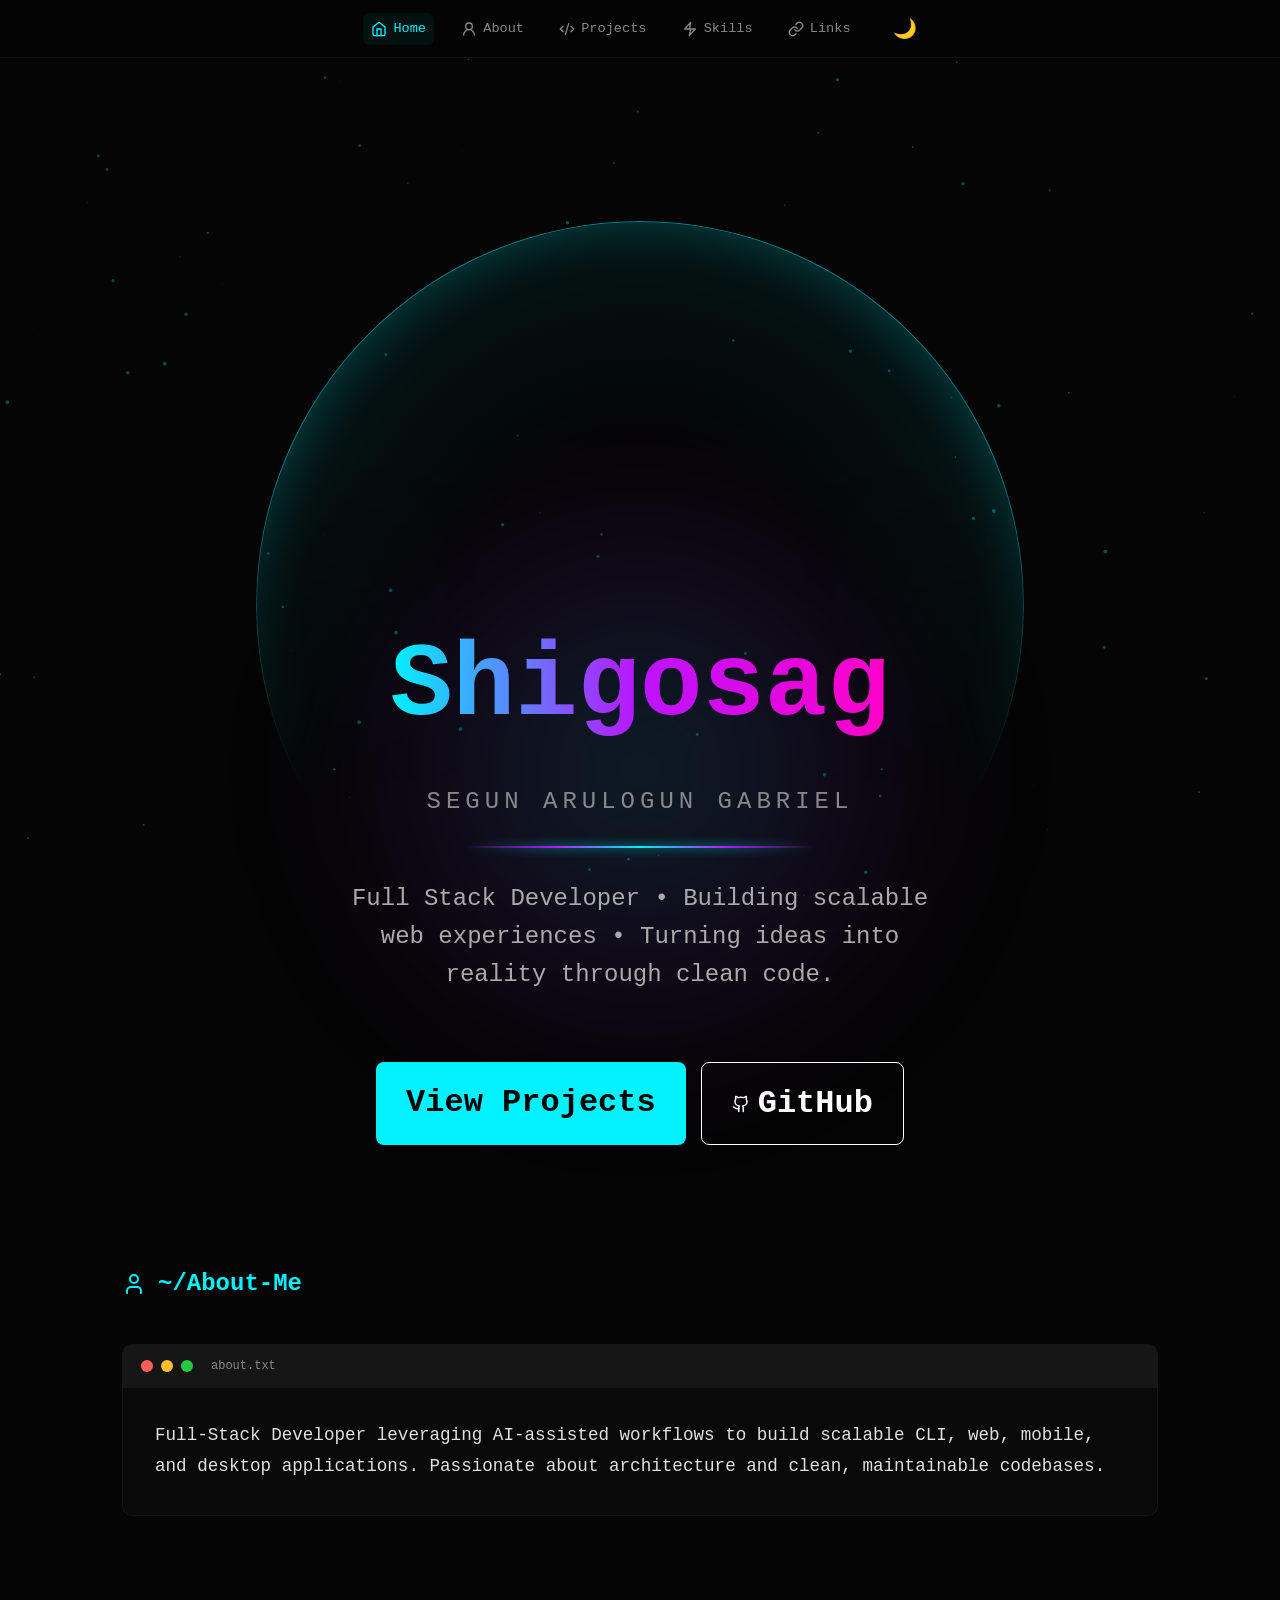
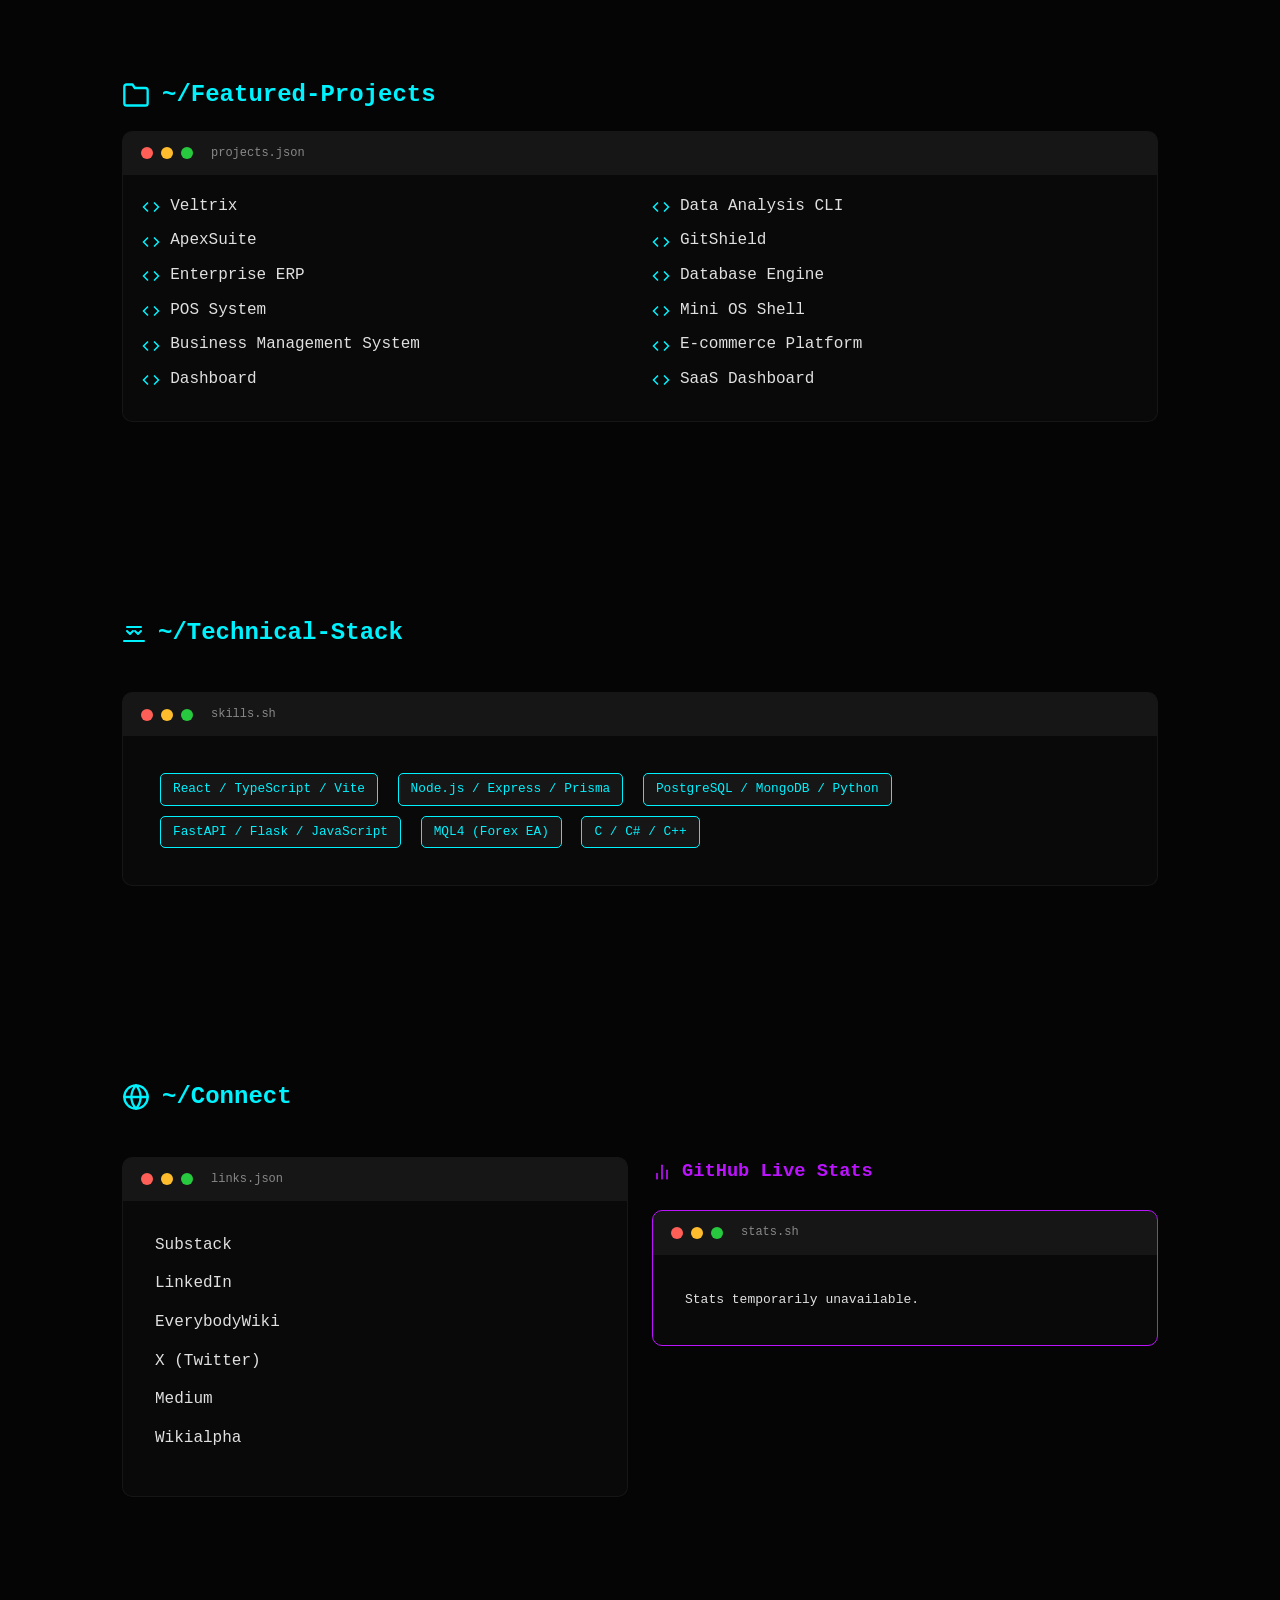
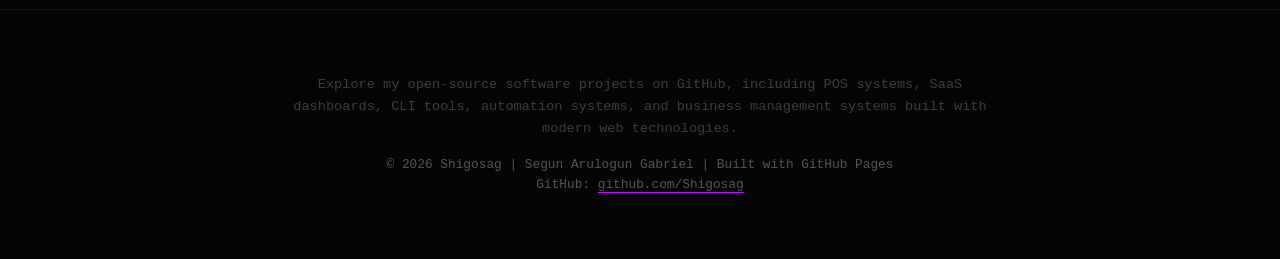
<file: index.html>
<!DOCTYPE html>
<html lang="en">
<head>
  <meta charset="UTF-8" />
  <meta name="viewport" content="width=device-width, initial-scale=1.0" />

  <!-- SEO SCHEMA -->
  <script type="application/ld+json">
  {
    "@context": "https://schema.org",
    "@type": "Person",
    "name": "Segun Arulogun Gabriel",
    "alternateName": ["Shigosag", "Segun Arulogun"],
    "url": "https://shigosag.github.io",
    "image": ["https://shigosag.github.io/assets/shigosag.jpg", "https://shigosag.github.io/assets/segun_arulogun_gabriel.jpg"],
    "jobTitle": "Full-Stack Software Developer & Entrepreneur",
    "worksFor": {
      "@type": "Organization",
      "name": "Wordlab Farms and Enterprises",
      "sameAs": "https://clarifiedby.diligenciagroup.com/company/summary/16838751-wordlab-farms-and-enterprises/"
    },
    "description": "Segun Arulogun Gabriel (Shigosag) is a full-stack developer and entrepreneur specializing in SaaS, enterprise tools, and automation systems.",
    "knowsAbout": [
      "Full-Stack Development",
      "TypeScript",
      "React",
      "Node.js",
      "Python",
      "PostgreSQL",
      "Cybersecurity",
      "Penetration Testing",
      "AI-Assisted Development",
      "Forex Trading",
      "Civil Engineering Graduate"
    ],
    "sameAs": [
      "https://www.wikidata.org/wiki/Q141640966",
      "https://github.com/Shigosag",
      "https://linkedin.com/in/shigosag",
      "https://about.me/Shigosag",
      "https://Shigosag.substack.com",
      "https://x.com/Shigosag",
      "https://medium.com/@Shigosag",
      "https://en.everybodywiki.com/Shigosag",
      "https://wikialpha.co/wiki/Shigosag",
      "https://dev.to/shigosag",
      "https://www.freecodecamp.org/shigosag",
      "https://www.instagram.com/Shigosag",
      "https://soundcloud.com/shigosag",
      "https://www.forexfactory.com/shigosag",
      "https://worldchess.com/profile/1047815",
      "https://www.chess.com/member/Shigosag",
      "https://www.quora.com/profile/Segun-Arulogun-Gabriel-Shigosag",
      "https://vocal.media/authors/segun-arulogun-shigosag"
    ]
  }
  </script>
  
  <!-- SEO -->
  <meta name="description" content="Shigosag | Segun Arulogun Gabriel - Full-Stack Developer Full-Stack Developer building SaaS, dashboards, CLI tools, and automation systems. GitHub portfolio and projects." />
  <meta name="keywords" content="Shigosag, developer portfolio, full stack developer, React, Node.js, GitHub projects" />
  <meta name="author" content="Segun Arulogun Gabriel" />
  <link rel="canonical" href="https://shigosag.github.io/" />
  
  <!-- OpenGraph -->
  <meta property="og:title" content="Shigosag | Developer Portfolio" />
  <meta property="og:description" content="Full-Stack Developer Portfolio showcasing GitHub projects." />
  <meta property="og:type" content="website" />
  <meta property="og:url" content="https://shigosag.github.io" />
  <meta property="og:image" content="https://Shigosag.github.io/assets/magentaBlack.png" />

  <!-- GOOGLE VERIFICATION -->
  <meta name="google-site-verification" content="LaGrHrJsvIYHFiWW0MfxQgDV_DBgHLH25xVqOlU0WjM" />
  <title>Shigosag | Developer Portfolio</title>

  <!-- FAVICONS -->
  <link rel="icon" type="image/png" sizes="32x32" href="https://shigosag.github.io/assets/magentaBlack.png">
  <link rel="icon" type="image/png" sizes="16x16" href="https://shigosag.github.io/assets/magentaBlack.png">
  <link rel="apple-touch-icon" sizes="180x180" href="https://shigosag.github.io/assets/magentaBlack.png">

  <!-- LINK TO CSS -->
  <link rel="stylesheet" href="style.css">
</head>
<body>

    <canvas id="particles"></canvas>

    <nav>
        <ul class="nav-links">
            <li><a href="#home" class="active">
                <svg xmlns="http://www.w3.org/2000/svg" viewBox="0 0 24 24" fill="none" stroke="currentColor" stroke-linecap="round" stroke-linejoin="round"><path d="m3 9 9-7 9 7v11a2 2 0 0 1-2 2H5a2 2 0 0 1-2-2z"/><polyline points="9 22 9 12 15 12 15 22"/></svg>
                <span>Home</span></a>
            </li>
            <li><a href="#about">
                <svg xmlns="http://www.w3.org/2000/svg" viewBox="0 0 24 24" fill="none" stroke="currentColor" stroke-linecap="round" stroke-linejoin="round"><circle cx="12" cy="8" r="5"/><path d="M20 21a8 8 0 0 0-16 0"/></svg>
                <span>About</span></a>
            </li>
            <li><a href="#projects">
                <svg xmlns="http://www.w3.org/2000/svg" viewBox="0 0 24 24" fill="none" stroke="currentColor" stroke-linecap="round" stroke-linejoin="round"><path d="m18 16 4-4-4-4"/><path d="m6 8-4 4 4 4"/><path d="m14.5 4-5 16"/></svg>
                <span>Projects</span></a>
            </li>
            <li><a href="#skills">
                <svg xmlns="http://www.w3.org/2000/svg" viewBox="0 0 24 24" fill="none" stroke="currentColor" stroke-linecap="round" stroke-linejoin="round"><path d="m13 2-2 10h9L11 22l2-10H4L13 2z"/></svg>
                <span>Skills</span></a>
            </li>
            <li><a href="#links">
                <svg xmlns="http://www.w3.org/2000/svg" viewBox="0 0 24 24" fill="none" stroke="currentColor" stroke-linecap="round" stroke-linejoin="round"><path d="M10 13a5 5 0 0 0 7.54.54l3-3a5 5 0 0 0-7.07-7.07l-1.72 1.71"/><path d="M14 11a5 5 0 0 0-7.54-.54l-3 3a5 5 0 0 0 7.07 7.07l1.71-1.71"/></svg>
                <span>Links</span></a>
            </li>
        </ul>
        <button onclick="toggleMode()" id="theme-btn">🌙</button>
    </nav>

    <header id="home">
        <div class="glow-orb"></div>
        <div class="hero-container">
            <div class="neon-sphere"></div>
            <div class="text-block">
                <h1 class="title-glitch">Shigosag</h1>
                <p class="subtitle">SEGUN ARULOGUN GABRIEL</p>
                <div class="gradient-divider"></div>
                <p class="description">
                    <span>Full Stack Developer • Building scalable</span>
                    <span>web experiences • Turning ideas into</span>
                    <span>reality through clean code.</span>
                </p>
                <div class="button-group">
                    <a href="#projects" class="btn-glow">View Projects</a>
                    <a href="https://github.com/Shigosag" target="_blank" class="btn-glow github-btn">
                        <svg xmlns="http://www.w3.org/2000/svg" width="18" height="18" viewBox="0 0 24 24" fill="none" stroke="currentColor" stroke-width="2" stroke-linecap="round" stroke-linejoin="round"><path d="M15 22v-4a4.8 4.8 0 0 0-1-3.5c3 0 6-2 6-5.5.08-1.25-.27-2.48-1-3.5.28-1.15.28-2.35 0-3.5 0 0-1 0-3 1.5-2.64-.5-5.36-.5-8 0C6 2 5 2 5 2c-.3 1.15-.3 2.35 0 3.5A5.403 5.403 0 0 0 4 9c0 3.5 3 5.5 6 5.5-.39.49-.68 1.05-.85 1.65-.17.6-.22 1.23-.15 1.85v4"/><path d="M9 18c-4.51 2-5-2-7-2"/></svg>
                        GitHub
                    </a>
                </div>
            </div>
        </div>
    </header>

    <section class="container" id="about">
        <h2 class="section-title">
            <svg xmlns="http://www.w3.org/2000/svg" width="24" height="24" viewBox="0 0 24 24" fill="none" stroke="currentColor" stroke-width="2" stroke-linecap="round" stroke-linejoin="round"><path d="M19 21v-2a4 4 0 0 0-4-4H9a4 4 0 0 0-4 4v2"/><circle cx="12" cy="7" r="4"/></svg>
            ~/About-Me
        </h2>
        <div class="terminal-card">
            <div class="terminal-header">
                <div class="dot red"></div><div class="dot yellow"></div><div class="dot green"></div>
                <span class="terminal-label">about.txt</span>
            </div>
            <div class="terminal-body">
                <p>Full-Stack Developer leveraging AI-assisted workflows to build scalable CLI, web, mobile, and desktop applications. Passionate about architecture and clean, maintainable codebases.</p>
            </div>
        </div>
    </section>

    <section class="container" id="projects">
        <h2 class="section-title">
            <svg xmlns="http://www.w3.org/2000/svg" width="28" height="28" viewBox="0 0 24 24" fill="none" stroke="currentColor" stroke-width="2" stroke-linecap="round" stroke-linejoin="round"><path d="M22 19a2 2 0 0 1-2 2H4a2 2 0 0 1-2-2V5a2 2 0 0 1 2-2h5l2 3h9a2 2 0 0 1 2 2z"/></svg>
            ~/Featured-Projects
        </h2>
        <div class="terminal-card">
            <div class="terminal-header">
                <div class="dot red"></div><div class="dot yellow"></div><div class="dot green"></div>
                <span class="terminal-label">projects.json</span>
            </div>
            <div class="terminal-body">
                <div class="grid">
                    <ul class="list-unstyled">
                        <li><svg viewBox="0 0 24 24" fill="none" stroke="currentColor" stroke-width="2"><polyline points="16 18 22 12 16 6"/><polyline points="8 6 2 12 8 18"/></svg><a href="https://github.com/Shigosag/Veltrix" target="_blank">Veltrix</a></li>
                        <li><svg viewBox="0 0 24 24" fill="none" stroke="currentColor" stroke-width="2"><polyline points="16 18 22 12 16 6"/><polyline points="8 6 2 12 8 18"/></svg><a href="https://apexsuite-64hxc.faable.link/" target="_blank">ApexSuite</a></li>
                        <li><svg viewBox="0 0 24 24" fill="none" stroke="currentColor" stroke-width="2"><polyline points="16 18 22 12 16 6"/><polyline points="8 6 2 12 8 18"/></svg><a href="https://github.com/Shigosag/ShigosagNexusERP" target="_blank">Enterprise ERP</a></li>
                        <li><svg viewBox="0 0 24 24" fill="none" stroke="currentColor" stroke-width="2"><polyline points="16 18 22 12 16 6"/><polyline points="8 6 2 12 8 18"/></svg><a href="https://github.com/Shigosag/Shigosag-Pos" target="_blank">POS System</a></li>
                        <li><svg viewBox="0 0 24 24" fill="none" stroke="currentColor" stroke-width="2"><polyline points="16 18 22 12 16 6"/><polyline points="8 6 2 12 8 18"/></svg><a href="https://github.com/Shigosag/Business-Management-System" target="_blank">Business Management System</a></li>
                        <li><svg viewBox="0 0 24 24" fill="none" stroke="currentColor" stroke-width="2"><polyline points="16 18 22 12 16 6"/><polyline points="8 6 2 12 8 18"/></svg><a href="https://github.com/Shigosag/Shigosag-Dashboard" target="_blank">Dashboard</a></li>
                    </ul>
                    <ul class="list-unstyled">
                        <li><svg viewBox="0 0 24 24" fill="none" stroke="currentColor" stroke-width="2"><polyline points="16 18 22 12 16 6"/><polyline points="8 6 2 12 8 18"/></svg><a href="https://github.com/Shigosag/AnalyticsCLI" target="_blank">Data Analysis CLI</a></li>
                        <li><svg viewBox="0 0 24 24" fill="none" stroke="currentColor" stroke-width="2"><polyline points="16 18 22 12 16 6"/><polyline points="8 6 2 12 8 18"/></svg><a href="https://github.com/Shigosag/GitShield" target="_blank">GitShield</a></li>
                        <li><svg viewBox="0 0 24 24" fill="none" stroke="currentColor" stroke-width="2"><polyline points="16 18 22 12 16 6"/><polyline points="8 6 2 12 8 18"/></svg><a href="https://github.com/Shigosag/ShigosagDB" target="_blank">Database Engine</a></li>
                        <li><svg viewBox="0 0 24 24" fill="none" stroke="currentColor" stroke-width="2"><polyline points="16 18 22 12 16 6"/><polyline points="8 6 2 12 8 18"/></svg><a href="https://github.com/Shigosag/Mini-Shell" target="_blank">Mini OS Shell</a></li>
                        <li><svg viewBox="0 0 24 24" fill="none" stroke="currentColor" stroke-width="2"><polyline points="16 18 22 12 16 6"/><polyline points="8 6 2 12 8 18"/></svg><a href="https://github.com/Shigosag/Shigosag-Shop" target="_blank">E-commerce Platform</a></li>
                        <li><svg viewBox="0 0 24 24" fill="none" stroke="currentColor" stroke-width="2"><polyline points="16 18 22 12 16 6"/><polyline points="8 6 2 12 8 18"/></svg><a href="https://github.com/Shigosag/Saasflow-Pro" target="_blank">SaaS Dashboard</a></li>
                    </ul>
                </div>
            </div>
        </div>
    </section>

    <section class="container" id="skills">
        <h2 class="section-title">
            <svg xmlns="http://www.w3.org/2000/svg" width="24" height="24" viewBox="0 0 24 24" fill="none" stroke="currentColor" stroke-width="2" stroke-linecap="round" stroke-linejoin="round"><path d="M2 20h20"/><path d="m5 10 3 3 3-3"/><path d="m13 10 3 3 3-3"/><path d="M5 6h14"/></svg>
            ~/Technical-Stack
        </h2>
        <div class="terminal-card">
            <div class="terminal-header">
                <div class="dot red"></div><div class="dot yellow"></div><div class="dot green"></div>
                <span class="terminal-label">skills.sh</span>
            </div>
            <div class="terminal-body">
                <div class="skills">
                    <span class="skills-tag">React / TypeScript / Vite</span>
                    <span class="skills-tag">Node.js / Express / Prisma</span>
                    <span class="skills-tag">PostgreSQL / MongoDB / Python</span>
                    <span class="skills-tag">FastAPI / Flask / JavaScript</span>
                    <span class="skills-tag">MQL4 (Forex EA)</span>
                    <span class="skills-tag">C / C# / C++</span>
                </div>
            </div>
        </div>
    </section>

    <section class="container" id="links">
        <h2 class="section-title">
            <svg xmlns="http://www.w3.org/2000/svg" width="28" height="28" viewBox="0 0 24 24" fill="none" stroke="currentColor" stroke-width="2" stroke-linecap="round" stroke-linejoin="round"><circle cx="12" cy="12" r="10"/><line x1="2" y1="12" x2="22" y2="12"/><path d="M12 2a15.3 15.3 0 0 1 4 10 15.3 15.3 0 0 1-4 10 15.3 15.3 0 0 1-4-10 15.3 15.3 0 0 1 4-10z"/></svg>
            ~/Connect
        </h2>
        <div class="grid">
            <div class="terminal-card">
                <div class="terminal-header">
                    <div class="dot red"></div><div class="dot yellow"></div><div class="dot green"></div>
                    <span class="terminal-label">links.json</span>
                </div>
                <div class="terminal-body">
                    <ul class="list-unstyled">
                        <li><a href="https://Shigosag.substack.com" target="_blank">Substack</a></li>
                        <li><a href="https://linkedin.com/in/shigosag" target="_blank">LinkedIn</a></li>
                        <li><a href="https://en.everybodywiki.com/Shigosag" target="_blank">EverybodyWiki</a></li>
                        <li><a href="https://x.com/@Shigosag" target="_blank">X (Twitter)</a></li>
                        <li><a href="https://medium.com/@Shigosag" target="_blank">Medium</a></li>
                        <li><a href="https://wikialpha.co/wiki/Shigosag" target="_blank">Wikialpha</a></li>
                    </ul>
                </div>
            </div>
            <div>
                <h3 class="stats-title">
                     <svg xmlns="http://www.w3.org/2000/svg" width="20" height="20" viewBox="0 0 24 24" fill="none" stroke="currentColor" stroke-width="2" stroke-linecap="round" stroke-linejoin="round"><line x1="18" y1="20" x2="18" y2="10"/><line x1="12" y1="20" x2="12" y2="4"/><line x1="6" y1="20" x2="6" y2="14"/></svg>
                     GitHub Live Stats
                </h3>
                <div class="terminal-card stats-card">
                    <div class="terminal-header">
                        <div class="dot red"></div><div class="dot yellow"></div><div class="dot green"></div>
                        <span class="terminal-label">stats.sh</span>
                    </div>
                    <div class="terminal-body">                    
                        <div id="github-stats-box">
                            <div id="repos">📦 Public Repos: Loading...</div>
                            <div id="followers">👥 Followers: Loading...</div>
                            <div id="gists">📝 Public Gists: Loading...</div>
                            <a href="https://github.com/Shigosag" target="_blank" class="btn-glow visit-btn">Visit Profile</a>
                        </div>
                    </div>
                </div>
            </div>
        </div>
    </section>

    <footer>
        <p class="footer-seo">Explore my open-source software projects on GitHub, including POS systems, SaaS dashboards, CLI tools, automation systems, and business management systems built with modern web technologies.</p>
        <p>© 2026 Shigosag | Segun Arulogun Gabriel | Built with GitHub Pages</p>
        <p>GitHub: <a href="https://github.com/Shigosag" target="_blank" class="footer-link">github.com/Shigosag</a></p>
    </footer>

    <!-- LINK TO SCRIPT -->
    <script src="script.js"></script>
</body>
</html>
</file>
<file: style.css>
/* VARIABLES */
:root {
    --bg: #050505;
    --card-bg: rgba(10, 10, 10, 0.9);
    --primary: #00f2ff;
    --secondary: #bc13fe;
    --accent: #ff00c8;
    --text: #e0e0e0;
    --glass: rgba(255, 255, 255, 0.05);
}

/* RESET & GLOBAL STYLES */
* { 
    margin: 0; 
    padding: 0; 
    box-sizing: border-box; 
    font-family: 'Inter', -apple-system, monospace; 
}

body {
    background-color: var(--bg);
    color: var(--text);
    overflow-x: hidden;
    line-height: 1.6;
}

/* BACKGROUND PARTICLES CANVAS */
canvas { 
    position: fixed; 
    top: 0; 
    left: 0; 
    z-index: -1; 
}

/* STICKY NAVBAR STYLES */
nav {
    position: fixed; 
    top: 0; 
    left: 0;
    width: 100%; 
    z-index: 1000;
    background: rgba(5, 5, 5, 0.85); 
    backdrop-filter: blur(15px);
    -webkit-backdrop-filter: blur(15px);
    border-bottom: 1px solid var(--glass);
    display: flex; 
    justify-content: center; 
    align-items: center;
    padding: 0.8rem 5%;
    gap: 1.5rem;
}

.nav-links { 
    display: flex; 
    gap: 1.2rem; 
    list-style: none; 
    align-items: center; 
}

.nav-links a { 
    text-decoration: none; 
    color: #888; 
    font-size: 0.85rem; 
    transition: 0.3s; 
    font-weight: 500;
    padding: 5px 8px;
    display: flex;
    align-items: center;
    gap: 6px;
    border-radius: 6px;
}

.nav-links svg { 
    width: 16px; 
    height: 16px; 
    stroke-width: 2px; 
}

.nav-links a.active, .nav-links a:hover { 
    color: var(--primary); 
    background: rgba(0, 242, 255, 0.05);
}

#theme-btn {
    background: none; 
    border: none; 
    cursor: pointer; 
    font-size: 1.2rem; 
    margin-left: 10px;
}

/* HERO SECTION STYLING */
header {
    position: relative;
    min-height: 100vh; 
    display: flex; 
    flex-direction: column;
    justify-content: center; 
    align-items: center; 
    text-align: center;
    overflow: hidden;
    padding: clamp(80px, 12vw, 200px) 20px 40px 20px; 
}

.hero-container {
    position: relative;
    width: 100%;
    display: flex;
    flex-direction: column;
    align-items: center;
    z-index: 2;
}

.text-block {
    display: flex;
    flex-direction: column;
    align-items: center; 
    margin-top: clamp(1px, 12vw, 160px); 
}

/* HOLOGRAPHIC SPHERE / SEMI-DOME */
.neon-sphere {
    position: absolute;
    width: clamp(300px, 60vw, 800px);
    height: clamp(300px, 60vw, 800px);
    border-radius: 50%;
    top: 20%;
    left: 50%;
    transform: translate(-50%, -50%);
    border: 1px solid rgba(0, 242, 255, 0.5);
    background: radial-gradient(circle at center, transparent 30%, rgba(0, 242, 255, 0.05) 60%, rgba(0, 242, 255, 0.15) 100%);
    box-shadow: 0 0 100px rgba(0, 242, 255, 0.5), inset 0 0 50px rgba(0, 242, 255, 0.2);
    -webkit-mask-image: linear-gradient(to bottom, black 30%, transparent 75%);
    mask-image: linear-gradient(to bottom, black 30%, transparent 75%);
    z-index: 1;
    pointer-events: none;
}

/* GRADIENT DIVIDER */
.gradient-divider {
    width: clamp(180px, 30vw, 350px);
    height: 1.5px;
    background: linear-gradient(90deg, transparent, #bc13fe, #00f2ff, #bc13fe, transparent);
    margin-top: clamp(20px, 2vw, 25px);
    margin-bottom: 0; 
    margin-left: auto;
    margin-right: auto;
    filter: drop-shadow(0 0 5px #00f2ff);
}

/* GLOW ORB BACKGROUND */
.glow-orb {
    position: absolute;
    width: 600px;
    height: 600px;
    background: radial-gradient(circle, rgba(0, 242, 255, 0.15) 0%, rgba(188, 19, 254, 0.1) 50%, transparent 70%);
    border-radius: 50%;
    filter: blur(80px);
    z-index: -1;
    pointer-events: none;
    animation: orb-pulse 6s infinite ease-in-out;
}

@keyframes orb-pulse {
    0%, 100% { transform: scale(1); opacity: 0.6; }
    50% { transform: scale(1.2); opacity: 0.9; }
}

/* TYPOGRAPHY ANIMATION */
.title-glitch {
    position: relative;
    z-index: 2;
    font-size: clamp(3rem, 9vw, 6.5rem);
    font-weight: 900;
    margin-bottom: clamp(4px, 1vw, 12px); 
    background: linear-gradient(to right, var(--primary), var(--secondary), var(--accent));
    -webkit-background-clip: text;
    -webkit-text-fill-color: transparent;
    animation: pulse 3s infinite;
    line-height: 1.2;
    padding-bottom: 0.1em;
}

/* SUBTITLE STYLING */
.subtitle {
    color: #888;
    font-weight: 500;
    z-index: 2;
    position: relative;
    font-size: clamp(0.85rem, 2.6vw, 1.5rem); 
    letter-spacing: clamp(3px, 0.5vw, 5px);
    margin-top: clamp(4px, 1vw, 12px);
}

/* DESCRIPTION STYLING */
.description {
    color: #aaa;
    line-height: 1.6;
    z-index: 2;
    position: relative;
    font-size: clamp(0.85rem, 2.8vw, 1.5rem);
    margin-top: clamp(30px, 2.5vw, 40px);
}

.description span { 
    display: block; 
}

/* BUTTON GROUP STYLING */
.button-group {
    display: flex; 
    gap: 15px; 
    z-index: 2; 
    position: relative;
    margin-top: clamp(25px, 4vw, 60px); 
}

@keyframes pulse {
    0%, 100% { opacity: 1; filter: drop-shadow(0 0 10px var(--primary)); }
    50% { opacity: 0.8; filter: drop-shadow(0 0 15px var(--secondary)); }
}

/* TERMINAL CARD */
.terminal-card {
    background: var(--card-bg);
    border: 1px solid var(--glass);
    border-radius: 10px;
    overflow: hidden;
    margin-bottom: 2rem;
    backdrop-filter: blur(10px);
    transition: transform 0.3s ease, border-color 0.3s ease;
}
.terminal-card:hover { 
    transform: translateY(-5px); 
    border-color: var(--primary); 
}

/* FLASH EFFECT FOR NAVIGATION SELECTION */
.target-flash {
    animation: flash-glow 1.5s ease-out;
}

@keyframes flash-glow {
    0% { box-shadow: 0 0 0px transparent; border-color: var(--glass); }
    30% { box-shadow: 0 0 30px var(--primary); border-color: var(--primary); }
    100% { box-shadow: 0 0 0px transparent; border-color: var(--glass); }
}

.section-title {
    margin-bottom: 2.5rem; 
    color: var(--primary); 
    display: flex; 
    align-items: center; 
    gap: 12px;
}

.terminal-header {
    background: rgba(255, 255, 255, 0.05);
    padding: 12px 18px;
    display: flex; gap: 8px;
    align-items: center;
}
.terminal-label {
    font-size: 0.75rem; 
    color: #888; 
    margin-left: 10px; 
    font-family: monospace;
}
.dot { width: 12px; height: 12px; border-radius: 50%; }
.red { background: #ff5f56; } .yellow { background: #ffbd2e; } .green { background: #27c93f; }
.terminal-body { padding: 2rem; }
.terminal-body p { font-size: 1.1rem; line-height: 1.8; }

/* LAYOUT CONTAINERS */
.container { 
    max-width: 1100px; 
    margin: 0 auto; 
    padding: 5rem 2rem; 
}

section, header {
    scroll-margin-top: 100px;
}

.grid { 
    display: grid; 
    grid-template-columns: repeat(auto-fit, minmax(300px, 1fr)); gap: 1.5rem; 
}

/* PROJECT SECTION SPECIFIC OVERRIDES */
#projects.container {
    padding-top: 3rem;
}
#projects .section-title {
    margin-bottom: 1rem; 
}
#projects .terminal-body {
    padding: 1.2rem; 
}
#projects .list-unstyled li {
    margin-bottom: 8px; 
}

/* SKILLS TAGS */
.skills-tag {
    display: inline-block; padding: 5px 12px; margin: 5px;
    background: var(--glass); border: 1px solid var(--primary);
    border-radius: 5px; color: var(--primary); font-size: 0.8rem;
}

/* BUTTONS */
.btn-glow {
    padding: clamp(10px, 1.2vw, 15px) clamp(20px, 2.5vw, 30px);
    font-size: clamp(1rem, 2.5vw, 3rem);
    border-radius: 8px; border: none;
    background: var(--primary); color: #000; font-weight: bold;
    cursor: pointer; transition: 0.3s; text-decoration: none;
    display: inline-block; margin-top: 1rem;
}
.btn-glow:hover { 
    box-shadow: 0 0 20px var(--primary); 
}

.github-btn {
    background:transparent; 
    border:1px solid #fff; 
    color:#fff; 
    display: flex; 
    align-items: center; 
    gap: 8px;
}

.list-unstyled { list-style: none; }
.list-unstyled li { margin-bottom: 12px; display: flex; align-items: center; gap: 10px; }
.list-unstyled a { color: var(--text); text-decoration: none; border-bottom: 1px solid transparent; display: flex; align-items: center; gap: 8px;}
.list-unstyled a:hover { border-bottom: 1px solid var(--secondary); color: var(--secondary); }
.list-unstyled svg { width: 18px; height: 18px; color: var(--primary); }

.stats-title {
    color: var(--secondary); 
    margin-bottom: 1.5rem; 
    display: flex; 
    align-items: center; 
    gap: 10px;
}
.stats-card { border-color: var(--secondary); }
#github-stats-box { font-family: monospace; color: var(--text); line-height: 2; }
.visit-btn {
    margin-top: 15px; 
    font-size: 0.8rem; 
    padding: 8px 15px; 
    background: var(--secondary); 
    color: #fff;
}

/* FOOTER STYLES */
footer { text-align: center; padding: 4rem; color: #555; font-size: 0.8rem; border-top: 1px solid var(--glass); }
.footer-seo { max-width: 700px; margin: 0 auto 15px; opacity: 0.7; font-size: 0.85rem; }
.footer-link { color: inherit; text-decoration: none; border-bottom: 1px solid var(--secondary); }

/* RESPONSIVE MEDIA QUERIES */
@media (max-width: 600px) {
    .nav-links { gap: 0.6rem; }
    .nav-links a span { display: inline !important; font-size: 0.65rem; } 
    .nav-links a { font-size: 0.7rem; gap: 3px; padding: 4px; flex-direction: column; }
    .nav-links svg { width: 14px; height: 14px; }
}

/* LANDSCAPE MODE ADJUSTMENTS */
@media (orientation: landscape) and (max-height: 600px) {
    header {
        padding-top: 270px !important;
        justify-content: flex-start !important;
    }
    .text-block {
        margin-top: 100px !important; 
    }
}

/* DESKTOP MODE ADJUSTMENTS */
@media (min-width: 1024px) {
    header {
        padding-top: 470px !important;
        justify-content: flex-start !important;
    }
}
</file>
